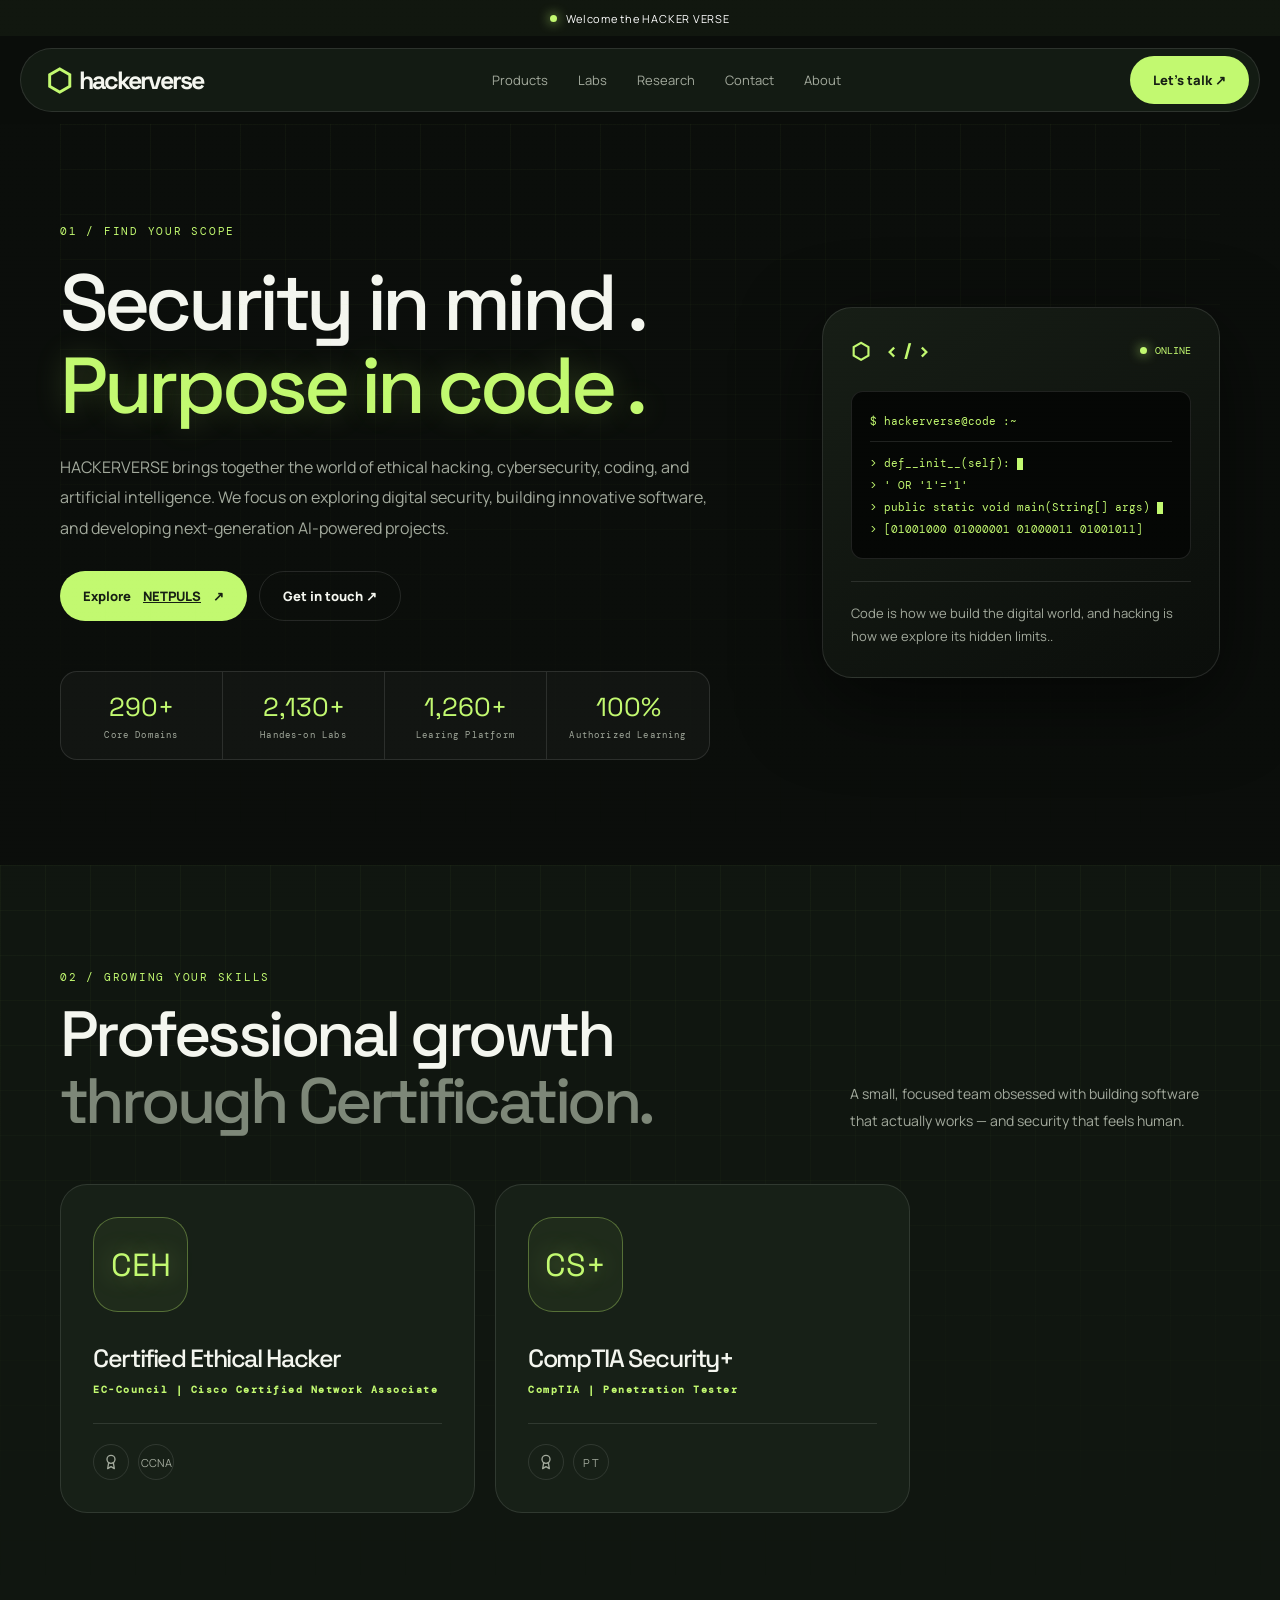
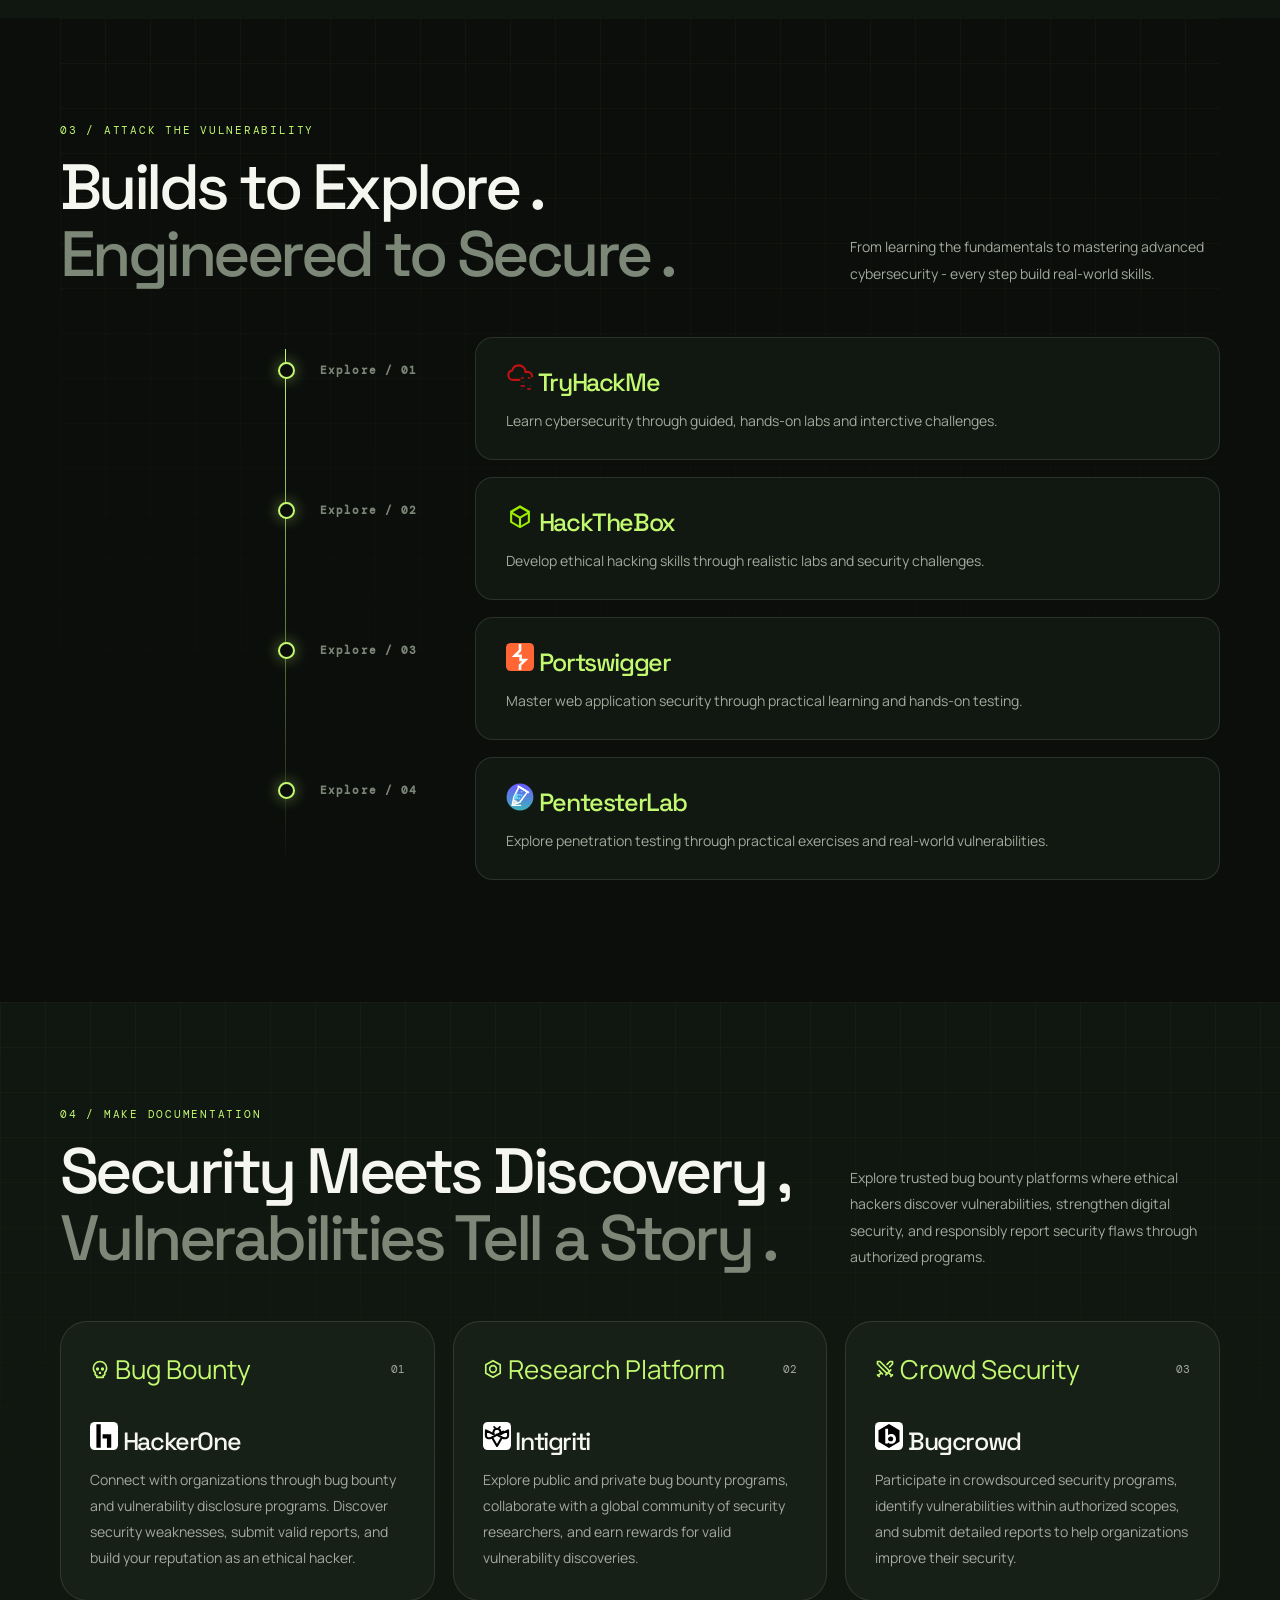
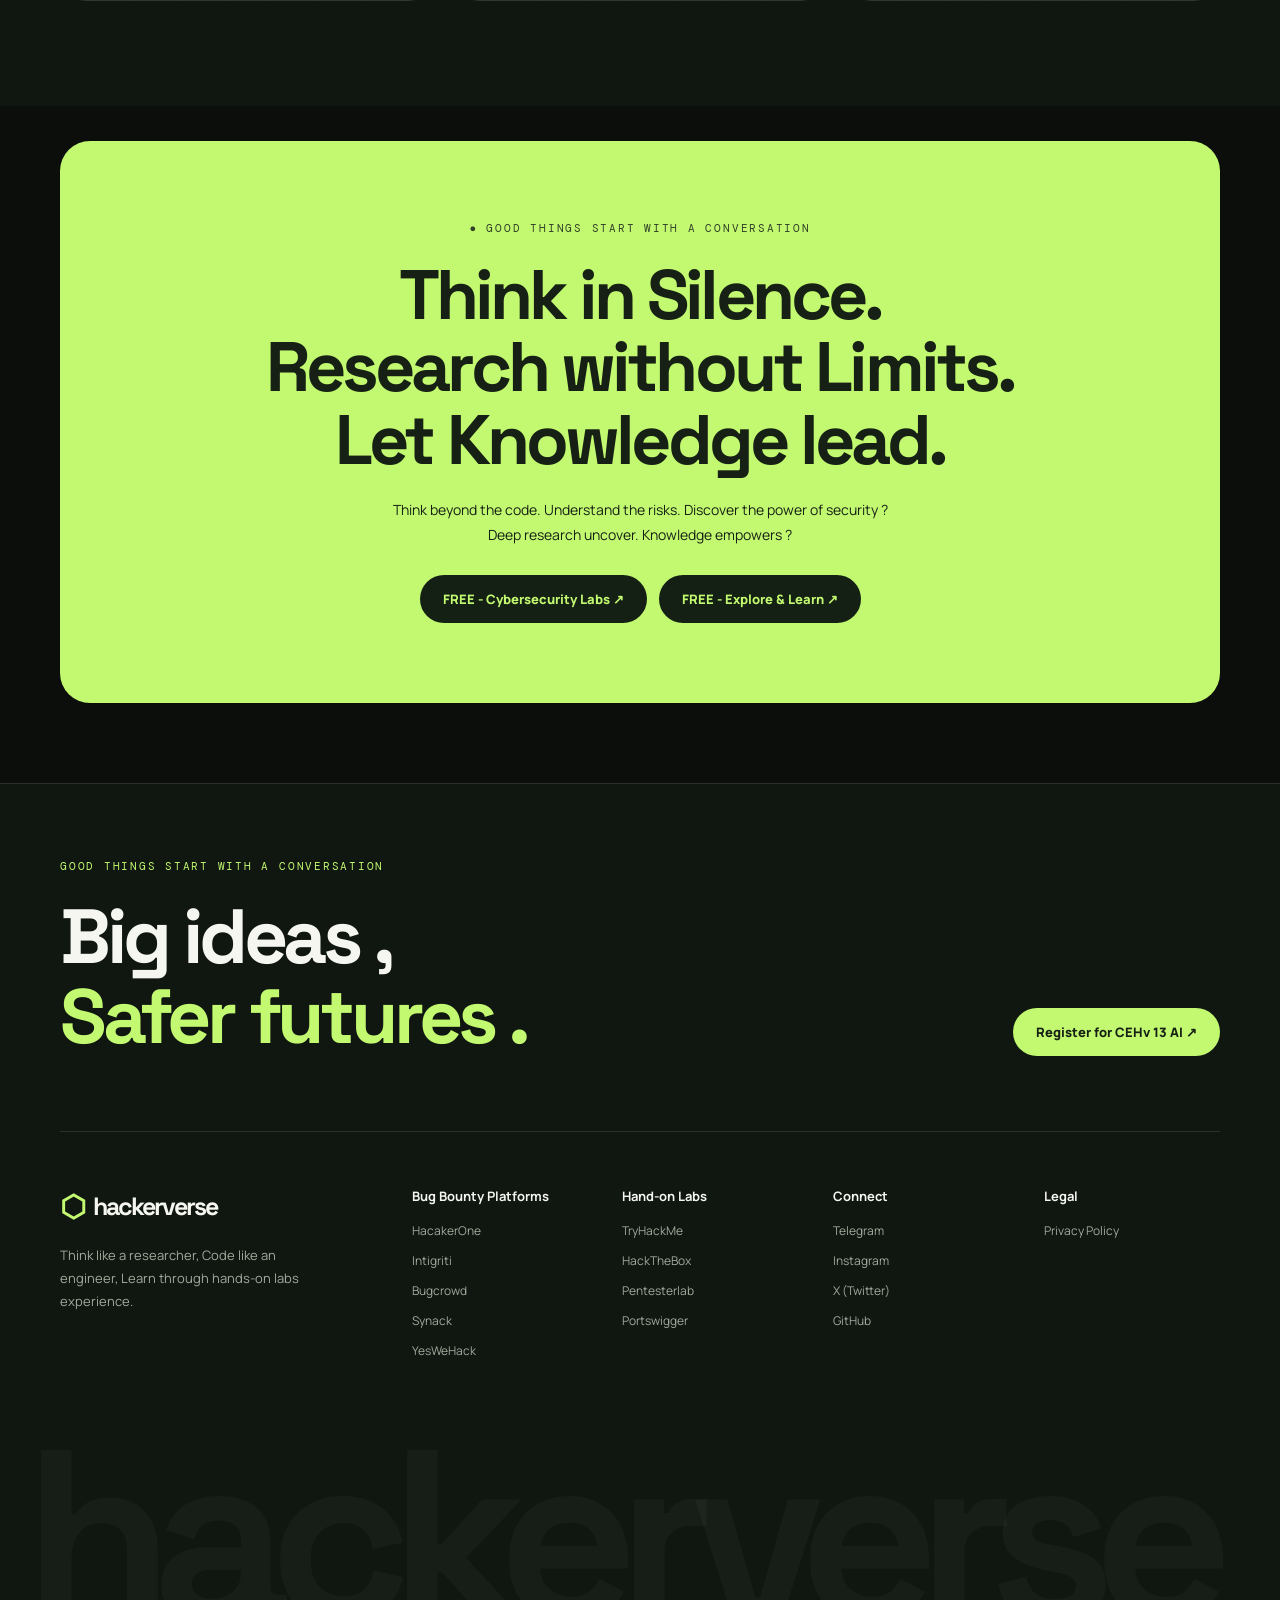
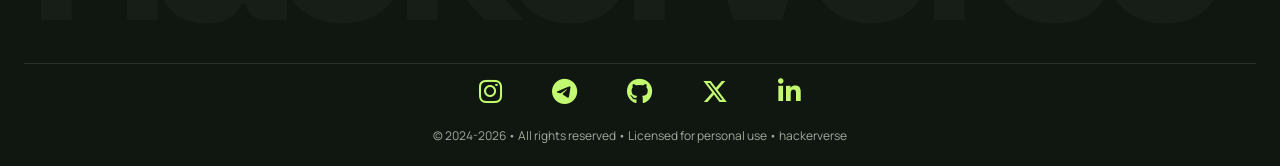
<file: index.html>
<!DOCTYPE html>
<html lang="en">
<head>
  <meta charset="UTF-8">
  <meta name="viewport" content="width=device-width, initial-scale=1.0">
  <meta name="description" content="Learn about HACKERVERSE — cybersecurity, secure software, our story, values and team.">
  <title>hackerverse</title>
  <link rel="preconnect" href="https://fonts.googleapis.com">
  <link rel="preconnect" href="https://fonts.gstatic.com" crossorigin>
  <link href="https://fonts.googleapis.com/css2?family=DM+Mono:wght@400;500&family=Manrope:wght@400;500;600;700;800&family=Space+Grotesk:wght@400;500;600;700&display=swap" rel="stylesheet">
  <link rel="stylesheet" href="https://cdnjs.cloudflare.com/ajax/libs/font-awesome/6.7.2/css/all.min.css">
  <link rel="stylesheet" href="style.css">
  <link rel="icon" type="image/png" href="logo.jpg">
</head>
<body>
  <!-- Top bar -->
  <div class="scanline"></div>
  <div class="offer-bar"><span class="live-dot"></span>Welcome the HACKER VERSE</span></div>
  <!-- nav bar -->
  <header class="site-header">
    <nav class="navbar">
      <a class="brand" href="#hackerverse.html"><span class="brand-icon">⬡</span>hackerverse</a>
      <div class="nav-links" id="navLinks">
        <a href="#products">Products</a>
        <a href="#journey">Labs</a>
        <a href="#values">Research</a>
        <a href="#social-links">Contact</a>
        <a href="#about">About</a>
      </div>
      <a class="nav-cta" href="page.html">Let's talk ↗</a>
      <button class="menu-toggle" id="menuToggle" aria-label="Toggle navigation" aria-expanded="false">☰</button>
    </nav>
  </header>
      <!-- page 1 Scope -->
  <main id="about">
    <section class="hero section-grid">
      <div class="hero-copy">
        <p class="eyebrow">01 / FIND YOUR SCOPE</p>
        <h1>Security in mind .<br><span>Purpose in code .</span></h1>
        <p class="intro">HACKERVERSE brings together the world of ethical hacking, cybersecurity, 
                         coding, and artificial intelligence. We focus on exploring digital security, 
                         building innovative software, and developing next-generation AI-powered projects.</p>
        <div class="button-row">
          <a class="button primary" href="https://netplus-mu.vercel.app/">Explore<u>NETPULS</u>↗</a>
         <a class="button secondary" href="page.html">Get in touch ↗</a>
        </div>
        <div class="stats">
          <div><strong>290+</strong><small>Core Domains</small></div>
          <div><strong>2,130+</strong><small>Handes-on Labs</small></div>
          <div><strong>1,260+</strong><small>Learing Platform</small></div>
          <div><strong>100%</strong><small>Authorized Learning</small></div>
        </div>
      </div>
      <!-- terminal card -->
      <aside class="terminal-card">
        <div class="terminal-top"><div class="terminal-icons"><b>⬡</b><b>&lt; / &gt;</b></div><span class="online"><i></i> ONLINE</span></div>
        <div class="terminal">
          <p class="terminal-title">$ hackerverse@code :~</p>
          <p class="success"><span>&gt;</span> def__init__(self): <i class="cursor"></i></p>
          <p class="success"><span>&gt;</span> ' OR '1'='1' </p>
          <p class="success"><span>&gt;</span> public static void main(String[] args)  <i class="cursor"></i></p>
          <p class="success"><span>&gt;</span> [01001000 01000001 01000011 01001011] </p>
        </div>
        <p class="terminal-note">Code is how we build the digital world, and hacking is how we explore its hidden limits..</p>
      </aside>
    </section>
    <!-- page 2 Skills-->
    <section class="team section" id="team">
      <div class="section-heading">
        <div><p class="eyebrow">02 / GROWING YOUR SKILLS</p><h2> Professional growth<br><span> through Certification. </span></h2></div>
        <p>A small, focused team obsessed with building software that actually works — and security that feels human.</p>
      </div>
      <div class="team-grid">
        <article class="person-card"><div class="avatar">CEH</div>
          <h3><a href=""> Certified Ethical Hacker</a></h3>
          <p class="role"><strong>EC-Council | Cisco Certified Network Associate</strong></p>
          <div class="social"><a href="https://www.eccouncil.org/train-certify/certified-ethical-hacker-ceh/" download title="Certificate">
              <svg xmlns="http://www.w3.org/2000/svg" width="16" height="16" viewBox="0 0 24 24" fill="none" stroke="currentColor" stroke-width="2" stroke-linecap="round" stroke-linejoin="round">
                <circle cx="12" cy="8" r="6"></circle>
                <path d="M15.477 12.89 17 22l-5-3-5 3 1.523-9.11"></path>
              </svg>
            </a>
            <a href="https://www.cisco.com/site/us/en/learn/training-certifications/exams/list.html" target="_blank">CCNA </a>
          </div>
        </article>
        <article class="person-card"><div class="avatar">CS+</div>
          <h3><a href=""> CompTIA Security+</a></h3>
          <p class="role"><strong>CompTIA | Penetration Tester</strong></p>
          <div class="social"><a href="https://www.comptia.org/en-us/certifications/#all" download title="Certificate">
              <svg xmlns="http://www.w3.org/2000/svg" width="16" height="16" viewBox="0 0 24 24" fill="none" stroke="currentColor" stroke-width="2" stroke-linecap="round" stroke-linejoin="round">
                <circle cx="12" cy="8" r="6"></circle>
                <path d="M15.477 12.89 17 22l-5-3-5 3 1.523-9.11"></path>
              </svg>
            </a>
            <a href="https://cybersecurityguide.org/careers/penetration-tester/" target="_blank">P T</a>
          </div>
        </article>
      </div>
    </section>
    <!-- page 3 Vulnerability -->
    <section class="journey section" id="journey">
      <div class="section-heading"><div><p class="eyebrow">03 / ATTACK THE VULNERABILITY</p><h2>Builds  to Explore .<br><span>Engineered to Secure .</span></h2></div><p> From learning the fundamentals to mastering advanced cybersecurity - every step build real-world skills.</p></div>
      <div class="timeline">
        <article><time><strong>Explore / 01</strong></time><div><h3><a href="https://tryhackme.com/hacktivities"> <svg width="28" height="28" viewBox="0 0 24 24" fill="none" xmlns="http://www.w3.org/2000/svg">
  <!-- Red Cloud Outline -->
  <path d="M11.5 14.5H6C3.8 14.5 2 12.7 2 10.5C2 8.5 3.5 6.8 5.4 6.5C5.9 3.9 8.2 2 11 2C14.1 2 16.7 4.5 16.7 7.6C16.7 7.7 16.7 7.8 16.7 7.9C17.2 7.7 17.8 7.6 18.4 7.6C20.6 7.6 22.4 9.4 22.4 11.6" stroke="#C11111" stroke-width="1.8" stroke-linecap="round" stroke-linejoin="round"/>
  <!-- Binary Digits -->
  <g font-family="monospace, sans-serif" font-weight="bold" font-size="3.6">
    <text x="12.5" y="13.8" fill="#C11111">10</text>
    <text x="18.2" y="13.8" fill="#C11111">10</text>
    <text x="12.5" y="17.2" fill="#222222">1110</text>
    <text x="12.2" y="20.4" fill="#C11111">0101</text>
    <text x="19.5" y="20.4" fill="#222222">01</text>
    <text x="12.2" y="23.2" fill="#222222">01</text>
    <text x="17.8" y="23.2" fill="#C11111">010</text>
  </g>
</svg> TryHackMe</a></h3>
<p> Learn cybersecurity through guided, hands-on labs and interctive challenges.</p></div></article>

        <article><time><strong>Explore / 02</strong></time><div><h3><a href="https://profile.hackthebox.com/dashboard"> <svg width="28" height="28" viewBox="0 0 24 24" fill="none" xmlns="http://www.w3.org/2000/svg">
  <path d="M12 2L3.5 6.9V16.7L12 21.6L20.5 16.7V6.9L12 2ZM12 4.3L18.2 7.9L12 11.5L5.8 7.9L12 4.3ZM5.3 9.7L11.1 13.1V19.2L5.3 15.8V9.7ZM12.9 19.2V13.1L18.7 9.7V15.8L12.9 19.2Z" fill="#9FEF00"/></svg> HackTheBox</a></h3>
  <p> Develop ethical hacking skills through realistic labs and security challenges.</p></div></article>

        <article><time><strong>Explore / 03</strong></time><div><h3><a href="https://portswigger.net/web-security/all-topics"> <svg width="28" height="28" viewBox="0 0 24 24" fill="none" xmlns="http://www.w3.org/2000/svg">
  <rect width="24" height="24" rx="4" fill="#FF6633"/>
  <path d="M12 2V6.5L7.5 11H12.5V14.5H16.5L12 19V22" stroke="#FFFFFF" stroke-width="2.2" stroke-linecap="square" stroke-linejoin="miter"/></svg> Portswigger</a></h3>
<p> Master web application security through practical learning and hands-on testing.</p></div></article>

        <article><time><strong>Explore / 04</strong></time><div><h3><a href="https://pentesterlab.com/exercises/web-for-pentester"> <svg width="28" height="28" viewBox="0 0 24 24" fill="none" xmlns="http://www.w3.org/2000/svg">
  <defs>
    <linearGradient id="pl_grad" x1="12" y1="0" x2="12" y2="24" gradientUnits="userSpaceOnUse">
      <stop offset="0%" stop-color="#6B57FF"/>
      <stop offset="100%" stop-color="#3DB3B8"/>
    </linearGradient>
  </defs>
  <circle cx="12" cy="12" r="11.5" fill="url(#pl_grad)"/>
  <!-- Pencil/Test tube body -->
  <path d="M11.2 3.2L18.4 7.6L11.8 16.5L5.5 18.6L6.8 12.1L11.2 3.2Z" stroke="#FFFFFF" stroke-width="1.4" stroke-linejoin="round"/>
  <path d="M10.5 2.8L19.1 8" stroke="#FFFFFF" stroke-width="1.6" stroke-linecap="round"/>
  <!-- Liquid -->
  <path d="M8.5 9.2C10.5 8.8 12.2 10.2 14.5 9.8L11.5 14.2C10.5 13.5 9.2 13.5 8.2 14.2L6.8 12.5L8.5 9.2Z" fill="#68D8F8"/>
  <!-- Bubbles -->
  <circle cx="13.2" cy="7.5" r="0.7" fill="#68D8F8"/>
  <circle cx="14.6" cy="7.1" r="0.4" fill="#68D8F8"/>
  <circle cx="10.5" cy="11.2" r="0.7" fill="#5178D3"/>
  <circle cx="12.1" cy="11.6" r="0.9" fill="#5178D3"/>
  <circle cx="10.8" cy="12.8" r="0.5" fill="#5178D3"/>
  <!-- Tip & bottom line -->
  <path d="M7.2 14.2L5.5 18.6L10.2 16.4L9.2 15.2L7.2 14.2Z" fill="#E6E7E8"/>
  <path d="M5.2 19.2H12.5" stroke="#FFFFFF" stroke-width="1.2" stroke-linecap="round"/>
    </svg> PentesterLab</a></h3>
    <p> Explore penetration testing through practical exercises and real-world vulnerabilities.</p></div></article>
      
      </div>
    </section>
    <!-- page 4 Documentation -->
    <section class="values section" id="values">
      <div class="section-heading"><div><p class="eyebrow">04 / MAKE DOCUMENTATION</p><h2>Security Meets Discovery ,<br><span>Vulnerabilities Tell a Story .</span>
      </h2></div><p>Explore trusted bug bounty platforms where ethical hackers discover vulnerabilities, strengthen digital security, and responsibly report security flaws through authorized programs.</p></div>
      <div class="values-grid">
        <!-- Skull -->
        <article class="value-card"><div class="value-top"><span><svg width="20" height="20" viewBox="0 0 24 24" fill="none" stroke="currentColor" stroke-width="2" stroke-linecap="round" stroke-linejoin="round">
          <circle cx="9" cy="12" r="1"></circle>
          <circle cx="15" cy="12" r="1"></circle>
          <path d="M8 20v2h8v-2"></path> 
          <path d="m12.5 17-.5-1-.5 1h1z"></path>
          <path d="M16 20a2 2 0 0 0 1.56-3.25 8 8 0 1 0-11.12 0A2 2 0 0 0 8 20"></path>
            </svg> Bug Bounty</span><small>01</small>
          </div>
          <h3><a href="https://hackerone.com/opportunities/all"><svg width="28" height="28" viewBox="0 0 24 24" fill="none" xmlns="http://www.w3.org/2000/svg">
  <rect width="24" height="24" rx="4" fill="#FFFFFF"/>
  <path d="M5.5 2H9.2V22H5.5V2ZM14.5 10.5H18.2V22H14.5V10.5ZM10.8 10.5H14.5V14.2H10.8V10.5Z" fill="#000000"/>
</svg> HackerOne</a>
          </h3><p>Connect with organizations through bug bounty and vulnerability disclosure programs. Discover security weaknesses, submit valid reports, and build your reputation as an ethical hacker.</p>
        </article>
        <!-- Hexagon -->
        <article class="value-card"><div class="value-top"><span><svg width="20" height="20" viewBox="0 0 24 24" fill="none" stroke="currentColor" stroke-width="2" stroke-linecap="round" stroke-linejoin="round">
            <polygon points="12 2 20.66 7 20.66 17 12 22 3.34 17 3.34 7 12 2"></polygon>
            <circle cx="12" cy="12" r="4"></circle>
            </svg> Research Platform</span><small>02</small>
            </div>
            <h3><a href="https://www.intigriti.com/researchers"> <svg width="28" height="28" viewBox="0 0 24 24" fill="none" xmlns="http://www.w3.org/2000/svg">
  <rect width="24" height="24" rx="4" fill="#FFFFFF"/>
  <!-- Antennae -->
  <path d="M9.5 4.2L11 5.8M14.5 4.2L13 5.8" stroke="#000000" stroke-width="1.5" stroke-linecap="round"/>
  <!-- Head & Thorax -->
  <path d="M8.8 10.2C8.8 7.5 10.2 5.8 12 5.8C13.8 5.8 15.2 7.5 15.2 10.2" stroke="#000000" stroke-width="1.8" stroke-linecap="round"/>
  <!-- Wings -->
  <path d="M9.2 10.5L2.5 7.2V11.8C2.5 13.5 4.5 14.5 7.5 13.5" stroke="#000000" stroke-width="1.8" stroke-linecap="round" stroke-linejoin="round"/>
  <path d="M14.8 10.5L21.5 7.2V11.8C21.5 13.5 19.5 14.5 16.5 13.5" stroke="#000000" stroke-width="1.8" stroke-linecap="round" stroke-linejoin="round"/>
  <!-- Body / Abdomen -->
  <path d="M17.2 8.2L7.8 13.2L12 20.5L16.2 13.2L11.5 10.8" stroke="#000000" stroke-width="1.8" stroke-linecap="round" stroke-linejoin="round"/>
</svg> Intigriti</a>
            </h3><p>Explore public and private bug bounty programs, collaborate with a global community of security researchers, and earn rewards for valid vulnerability discoveries.</p>
        </article>
        <!-- Swords -->
        <article class="value-card"><div class="value-top"><span><svg width="20" height="20" viewBox="0 0 24 24" fill="none" stroke="currentColor" stroke-width="2" stroke-linecap="round" stroke-linejoin="round">
            <polyline points="14.5 17.5 3 6 3 3 6 3 17.5 14.5"></polyline>
            <line x1="13" y1="19" x2="19" y2="13"></line>
            <line x1="16" y1="16" x2="20" y2="20"></line>
            <line x1="19" y1="21" x2="21" y2="19"></line>
            <polyline points="14.5 6.5 18 3 21 3 21 6 17.5 9.5"></polyline>
            <line x1="5" y1="14" x2="9" y2="18"></line>
            <line x1="7" y1="17" x2="4" y2="20"></line>
            <line x1="3" y1="19" x2="5" y2="21"></line>
           </svg> Crowd Security</span><small>03</small>
           </div>
           <h3><a href="https://www.bugcrowd.com/resources/"> <svg width="28" height="28" viewBox="0 0 24 24" fill="none" xmlns="http://www.w3.org/2000/svg">
  <rect width="24" height="24" rx="4" fill="#FFFFFF"/>
  <!-- Black Hexagon with Cutout 'b' -->
  <path fill-rule="evenodd" clip-rule="evenodd" d="M12 1.8L21 7V17L12 22.2L3 17V7L12 1.8ZM8.8 5.8V18.5H11.2V17.5C11.8 18.2 12.8 18.7 14 18.7C16.3 18.7 18 16.9 18 14.5C18 12.1 16.3 10.3 14 10.3C12.9 10.3 11.9 10.7 11.2 11.4V5.8H8.8ZM13.5 12.5C14.8 12.5 15.6 13.4 15.6 14.5C15.6 15.6 14.8 16.5 13.5 16.5C12.1 16.5 11.2 15.6 11.2 14.5C11.2 13.4 12.1 12.5 13.5 12.5Z" fill="#000000"/>
</svg> Bugcrowd</a>
           </h3><p>Participate in crowdsourced security programs, identify vulnerabilities within authorized scopes, and submit detailed reports to help organizations improve their security.</p>
        </article>
      </div>
    </section>
    <!-- page 5 card closing -->
    <section class="closing">
      <p class="eyebrow">● GOOD THINGS START WITH A CONVERSATION</p>
      <h2>Think in Silence.<br>Research without Limits.<br>Let Knowledge lead.</h2>
      <p>Think beyond the code. Understand the risks. Discover the power of security ?<br>Deep research uncover. Knowledge empowers ?</p>
      <div class="button-row centered">
        <a class="button dark-button" href="https://labex.io/free-labs/cybersecurity"> FREE - Cybersecurity Labs ↗</a>
        <a class="button dark-button" href="https://tryhackme.com/hacktivities">FREE - Explore & Learn  ↗</a>
      </div>
    </section>
  </main>
  <!-- talking -->
  <footer id="products">
    <div class="footer-top"><div><p class="eyebrow">GOOD THINGS START WITH A CONVERSATION</p>
      <h2>Big ideas ,<br><span>Safer futures .</span></h2>
    </div>
        <a class="button primary" href="book.html"  title="Booking CHE">
            Register for CEHv 13 AI ↗</a>
    </div>
  <!-- footer -->
    <div class="footer-grid">
      <div class="footer-about"><a class="brand" href="index.html"><span class="brand-icon">⬡</span>hackerverse</a><p>Think like a researcher, Code like an engineer, Learn through hands-on labs experience.</p></div>
      <div><h4>Bug Bounty Platforms</h4>
                          <a href="https://hackerone.com/opportunities/all">HacakerOne</a>
                          <a href="https://www.intigriti.com/">Intigriti</a>
                          <a href="https://www.bugcrowd.com/products/platform/">Bugcrowd</a>
                          <a href="https://www.synack.com/">Synack</a>
                          <a href="https://www.yeswehack.com/">YesWeHack</a>
      </div>
      <div><h4>Hand-on Labs</h4>
                                <a href="https://tryhackme.com/hacktivities">TryHackMe</a>
                                <a href="https://profile.hackthebox.com/dashboard">HackTheBox </a>
                                <a href="https://pentesterlab.com/exercises/web-for-pentester">Pentesterlab</a>
                                <a href="https://portswigger.net/web-security/all-topics">Portswigger</a>
      </div>
      <div><h4>Connect</h4>
                           <a href="https://web.telegram.org/k/">Telegram</a>
                           <a href="https://www.instagram.com/ch.gaurav19/">Instagram</a>
                           <a href="https://x.com/chandra04g">X (Twitter)</a>
                           <a href="https://github.com/coodingopscli">GitHub</a>
      </div>
      <!--Legal-->
       <div>
        <h4>Legal</h4>
        <a href="#privacy">Privacy Policy</a>
      </div>
      </div>
    <!-- watermark -->
    <div class="watermark">hackerverse</div>
    <!-- social area -->
    <div class="social-area" id="social-links">
      <div class="social-links">
      
        <a href="https://www.instagram.com/ch.gaurav19/" aria-label="Instagram">
          <i class="fa-brands fa-instagram"></i>
        </a>
        <a href="https://web.telegram.org/k/" aria-label="Telegram">
          <i class="fa-brands fa-telegram"></i>
        </a>
        <a href="https://github.com/coodingopscli" aria-label="GitHub">
          <i class="fa-brands fa-github"></i>
        </a>
        <a href="https://x.com/chandra04g" aria-label="Twitter">
          <i class="fa-brands fa-x-twitter"></i>
        </a>
        <a href="https://www.linkedin.com/in/chandra-gaurav-04g/" aria-label="LinkedIn">
          <i class="fa-brands fa-linkedin-in"></i>
        </a>
      </div>
      <!--Footer-->
    </div>
    <div class="copyright">© 2024-2026 • All rights reserved • Licensed for personal use • hackerverse</div>
  </footer>
  <script src="script.js"></script>
</body>
</html>
</file>
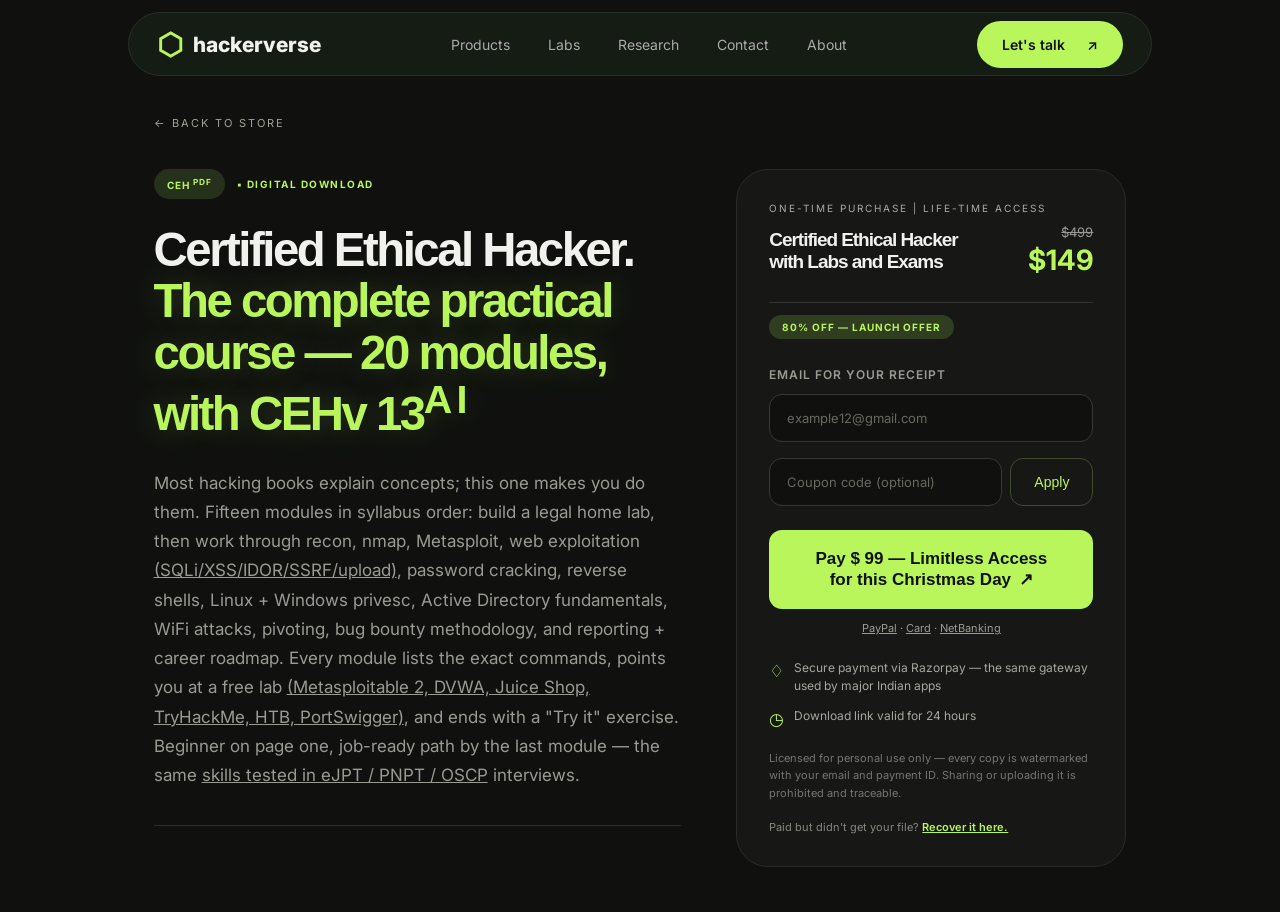
<file: book.html>
<!DOCTYPE html>
<html lang="en">
<head>
    <meta charset="UTF-8">
    <meta name="viewport" content="width=device-width, initial-scale=1.0">
    <title>hackerverse | Hands-On Ethical Hacking</title>

    <link rel="stylesheet" href="style.css">

    <link rel="preconnect" href="https://fonts.googleapis.com">
    <link rel="preconnect" href="https://fonts.gstatic.com" crossorigin>

    
    <link href="https://fonts.googleapis.com/css2?family=Inter:wght@400;500;600;700;800&display=swap" rel="stylesheet">
    <link rel="icon" type="image/png" href="logo.jpg">
</head>
<style>
    * {
    margin: 0;
    padding: 0;
    box-sizing: border-box;
}

:root {
    --bg: #10110f;
    --card: #171816;
    --green: #b8f65c;
    --text: #f1f2ed;
    --muted: #999b93;
    --border: #292b27;
}

body {
    background: var(--bg);
    color: var(--text);
    font-family: 'Inter', sans-serif;
    min-height: 100vh;
}


/* NAVBAR */

.navbar {
    width: 80%;
    max-width: 1300px;
    height: 64px;

    margin: 12px auto 0;

    border: 1px solid #2b2d29;
    border-radius: 50px;

    display: flex;
    align-items: center;
    justify-content: space-between;

    padding: 0 28px;
}

.logo {
    display: flex;
    align-items: center;
    gap: 10px;

    font-size: 21px;
    font-weight: 800;
}

.logo-icon {
    color: var(--green);
    font-size: 30px;
}

.navbar nav {
    display: flex;
    align-items: center;
    gap: 38px;
}

.navbar nav a {
    color: #aaa;
    text-decoration: none;
    font-size: 14px;
    transition: 0.3s;
}

.navbar nav a:hover {
    color: var(--green);
}

.navbar nav a span {
    margin-left: 5px;
}

.talk-btn {
    background: var(--green);
    color: #10110f;

    padding: 15px 25px;
    border-radius: 50px;

    text-decoration: none;
    font-size: 14px;
    font-weight: 600;

    display: flex;
    gap: 22px;

    transition: 0.3s;
}

.talk-btn:hover {
    transform: translateY(-3px);
    box-shadow: 0 5px 20px #b8f65c30;
}


/* MAIN CONTAINER */

.container {
    width: 76%;
    max-width: 1180px;
    margin: 35px auto;
}

.back-link {
    color: #a0a298;
    text-decoration: none;

    font-size: 11px;
    letter-spacing: 2px;
}

.back-link:hover {
    color: var(--green);
}


/* CONTENT LAYOUT */

.content-wrapper {
    display: grid;
    grid-template-columns: 1.15fr 0.85fr;

    gap: 55px;
    align-items: start;

    margin-top: 38px;
}


/* LEFT CONTENT */

.course-content {
    padding-top: 0;
}

.course-labels {
    display: flex;
    align-items: center;
    gap: 12px;

    margin-bottom: 25px;
}

.pdf-tag {
    background: #26311b;
    color: var(--green);

    padding: 8px 13px;
    border-radius: 30px;

    font-size: 10px;
    font-weight: 700;
    letter-spacing: 1px;
}

.download-tag {
    color: var(--green);

    font-size: 10px;
    font-weight: 700;
    letter-spacing: 1.5px;
}

h1 {
    font-size: clamp(38px, 3.7vw, 58px);
    font-weight: 600;

    line-height: 1.08;
    letter-spacing: -2.5px;

    margin-bottom: 30px;
}

h1 span {
    color: var(--green);
}

.description {
    color: var(--muted);

    font-size: 17px;
    line-height: 1.72;

    max-width: 600px;
}

.bottom-line {
    height: 1px;
    width: 100%;

    background: var(--border);
    margin-top: 35px;
}


/* PAYMENT CARD */

.payment-card {
    background: var(--card);

    border: 1px solid #292b27;
    border-radius: 32px;

    padding: 32px;

    width: 100%;
}

.purchase-label {
    color: #aaa;

    font-size: 10px;
    letter-spacing: 2px;

    margin-bottom: 10px;
}

.price-heading {
    display: flex;
    justify-content: space-between;
    align-items: center;
    gap: 10px;
}

.price-heading h2 {
    font-size: 19px;
    font-weight: 600;
}

.price {
    display: flex;
    flex-direction: column;
    align-items: flex-end;
    gap: 3px;
}

.price del {
    color: #999;
    font-size: 13px;
}

.price strong {
    color: var(--green);
    font-size: 28px;
}

.divider {
    width: 100%;
    height: 1px;

    background: #30322e;
    margin: 25px 0 12px;
}


/* DISCOUNT */

.discount {
    display: inline-block;

    background: #303d20;
    color: var(--green);

    padding: 6px 13px;
    border-radius: 30px;

    font-size: 10px;
    font-weight: 700;
    letter-spacing: 1px;

    margin-bottom: 28px;
}


/* INPUTS */

.payment-card label {
    display: block;

    color: #999b93;

    font-size: 12px;
    font-weight: 600;
    letter-spacing: 1px;

    margin-bottom: 12px;
}

.payment-card input {
    background: #10110f;
    border: 1px solid #363833;

    outline: none;

    color: white;
    font-family: inherit;
    font-size: 13px;

    padding: 15px 17px;
    border-radius: 13px;

    width: 100%;
    transition: 0.3s;
}

.payment-card input:focus {
    border-color: var(--green);
}

.payment-card input::placeholder {
    color: #666860;
}


/* COUPON */

.coupon-box {
    display: flex;
    gap: 8px;

    margin-top: 16px;
}

.coupon-box input {
    flex: 1;
    min-width: 0;
}

.coupon-box button {
    background: transparent;
    border: 1px solid #414b2e;

    color: var(--green);

    padding: 0 23px;
    border-radius: 13px;

    cursor: pointer;
    font-size: 14px;

    transition: 0.3s;
}

.coupon-box button:hover {
    background: #b8f65c;
    color: #10110f;
}

.coupon-message {
    font-size: 12px;
    margin-top: 8px;
    color: var(--green);
}


/* PAYMENT BUTTON */

.pay-btn {
    width: 100%;

    background: #b8f65c;
    color: #10110f;

    border: none;
    border-radius: 13px;

    padding: 19px;

    font-size: 17px;
    font-weight: 600;

    margin-top: 16px;

    cursor: pointer;
    transition: 0.3s;
}

.pay-btn span {
    margin-left: 8px;
}

.pay-btn:hover {
    background: #c9ff78;
    transform: translateY(-2px);

    box-shadow: 0 5px 20px #b8f65c25;
}

.payment-methods {
    color: #999b93;

    text-align: center;
    font-size: 11px;

    margin: 12px 0 24px;
}


/* SECURITY INFO */

.security-info {
    display: flex;
    flex-direction: column;
    gap: 12px;
}

.security-info p {
    display: flex;
    align-items: flex-start;
    gap: 10px;

    color: #a5a69e;
    font-size: 12px;
    line-height: 1.5;
}

.security-info span {
    color: var(--green);
    font-size: 17px;
}


/* LICENSE */

.license-text {
    color: #74766e;

    font-size: 11px;
    line-height: 1.6;

    margin-top: 17px;
}

.recover-text {
    color: #85877f;

    font-size: 11px;
    margin-top: 18px;
}

.recover-text a {
    color: var(--green);
    text-decoration: underline;
    font-weight: 600;
}


/* RESPONSIVE DESIGN */

@media (max-width: 1100px) {

    .navbar {
        width: 92%;
    }

    .container {
        width: 90%;
    }

    .content-wrapper {
        gap: 30px;
    }

    .navbar nav {
        gap: 18px;
    }

}

@media (max-width: 850px) {

    .navbar {
        padding: 0 18px;
    }

    .navbar nav {
        display: none;
    }

    .content-wrapper {
        grid-template-columns: 1fr;
    }

    .course-content {
        margin-bottom: 15px;
    }

    h1 {
        font-size: 48px;
    }

}

@media (max-width: 500px) {

    .navbar {
        height: 58px;
    }

    .logo {
        font-size: 18px;
    }

    .talk-btn {
        padding: 12px 17px;
        font-size: 12px;
        gap: 10px;
    }

    .container {
        width: 90%;
        margin-top: 30px;
    }

    .content-wrapper {
        margin-top: 30px;
    }

    h1 {
        font-size: 38px;
        letter-spacing: -1.8px;
    }

    .description {
        font-size: 14px;
    }

    .payment-card {
        padding: 22px;
        border-radius: 24px;
    }

    .price-heading h2 {
        font-size: 15px;
    }

    .price strong {
        font-size: 24px;
    }

    .pay-btn {
        font-size: 14px;
    }

}
</style>
<body>

    <!-- NAVBAR -->
    <header class="navbar">
        <div class="logo">
            <span class="logo-icon">⬡</span>
            <span><a href="#index.html">hackerverse</a></span>
        </div>
        <nav>
        <a href="#products">Products</a>
        <a href="#journey">Labs</a>
        <a href="#values">Research</a>
        <a href="#social-links">Contact</a>
        <a href="#about">About</a>
        </nav>
          <a href="page.html" class="talk-btn">Let's talk <span>↗</span> </a>

    </header>
    <!-- MAIN SECTION -->
    <main class="container">
        <a href="index.html" class="back-link">← BACK TO STORE</a>
        <div class="content-wrapper"> 
            <!-- LEFT CONTENT -->
            <section class="course-content">

                <div class="course-labels">
                    <span class="pdf-tag"><a href="EC-Council.pdf" download title="Download PDF">CEH <sup>PDF</sup></a></span>
                    <span class="download-tag">▪ DIGITAL DOWNLOAD</span>
                </div>

                <h1>
                    Certified Ethical Hacker.<br>

                    <span>
                        The complete practical<br>
                        course — 20 modules,<br>
                        with CEHv 13<sup>A I</sup>
                    </span>
                </h1>

                <p class="description">
                    
                    Most hacking books explain concepts; this one makes you do them.

                    Fifteen modules in syllabus order: build a legal home lab, then work
                    through recon, nmap, Metasploit, web exploitation
                    <u>(SQLi/XSS/IDOR/SSRF/upload)</u>, password cracking, reverse shells,
                    Linux + Windows privesc, Active Directory fundamentals, WiFi attacks,
                    pivoting, bug bounty methodology, and reporting + career roadmap.

                    Every module lists the exact commands, points you at a free lab
                    <u>(Metasploitable 2, DVWA, Juice Shop, TryHackMe, HTB, PortSwigger)</u>,
                    and ends with a "Try it" exercise. Beginner on page one, job-ready
                    path by the last module — the same <u>skills tested in eJPT / PNPT / OSCP</u>
                    interviews.

                </p>
                <div class="bottom-line"></div>
            </section>
            <!-- RIGHT PAYMENT CARD -->
            <section class="payment-card">

                <div class="purchase-label">
                    ONE-TIME PURCHASE | LIFE-TIME ACCESS
                </div>
                <div class="price-heading">
                    <h2>Certified Ethical Hacker <br>
                        with Labs and Exams</h2>
                    <div class="price">
                        <del>$499</del>
                        <strong>$149</strong>
                    </div>
                </div>
                <div class="divider"></div>
                <div class="discount">
                    80% OFF — LAUNCH OFFER
                </div>
                <!-- EMAIL -->
                <label>EMAIL FOR YOUR RECEIPT</label>
                <input
                    type="email"
                    id="email"
                    placeholder="example12@gmail.com">
                <!-- COUPON -->
                <div class="coupon-box">
                    <input
                        type="text"
                        id="coupon"
                        placeholder="Coupon code (optional)">
                    <button id="applyBtn">Apply</button>
                </div>
                <p class="coupon-message" id="couponMessage"></p>
                <!-- PAYMENT BUTTON -->
                <button class="pay-btn" id="payBtn">
                    Pay $ 99 — Limitless Access <br>
                    for this Christmas Day<span>↗</span>
                </button>
                <p class="payment-methods">
                    <u>PayPal</u> · <u>Card</u> · <u>NetBanking</u> 
                </p>
                <!-- SECURITY DETAILS -->
                <div class="security-info">
                    <p>
                        <span>♢</span>
                        Secure payment via Razorpay — the same gateway used by major Indian apps
                    </p>
                    <p>
                        <span>◷</span>
                        Download link valid for 24 hours
                    </p>
                </div>
                <p class="license-text">

                    Licensed for personal use only — every copy is watermarked
                    with your email and payment ID. Sharing or uploading it is
                    prohibited and traceable.

                </p>
                <p class="recover-text">
                    Paid but didn't get your file?
                    <a href="hackerverse.html">Recover it here.</a>
                </p>
            </section>
        </div>
    </main>
    <script>
       // COUPON SYSTEM

const applyBtn = document.getElementById("applyBtn");

const couponInput = document.getElementById("coupon");

const couponMessage = document.getElementById("couponMessage");

const payBtn = document.getElementById("payBtn");

let finalPrice = 199;

applyBtn.addEventListener("click", function () {

    const coupon = couponInput.value.trim().toUpperCase();

    if (coupon === "ICYWALL20") {

        finalPrice = 159;

        couponMessage.textContent = "✓ Coupon applied successfully!";

        payBtn.innerHTML = `Pay ₹${finalPrice} — Download instantly ↗`;

    }

    else if (coupon === "") {

        couponMessage.textContent = "Please enter a coupon code.";

    }

    else {

        couponMessage.textContent = "Invalid coupon code!";

        finalPrice = 199;

        payBtn.innerHTML = `Pay ₹199 — Download instantly ↗`;

    }

});


// EMAIL VALIDATION

payBtn.addEventListener("click", function () {

    const email = document.getElementById("email").value.trim();

    if (email === "") {

        alert("Please enter your email address.");

        return;

    }

    if (!email.includes("@") || !email.includes(".")) {

        alert("Please enter a valid email address.");

        return;

    }

    alert(
        `Email: ${email}\nAmount: ₹${finalPrice}\n\nPayment gateway integration required.`
    );

}); 
    </script>
</body>
</html>
</file>
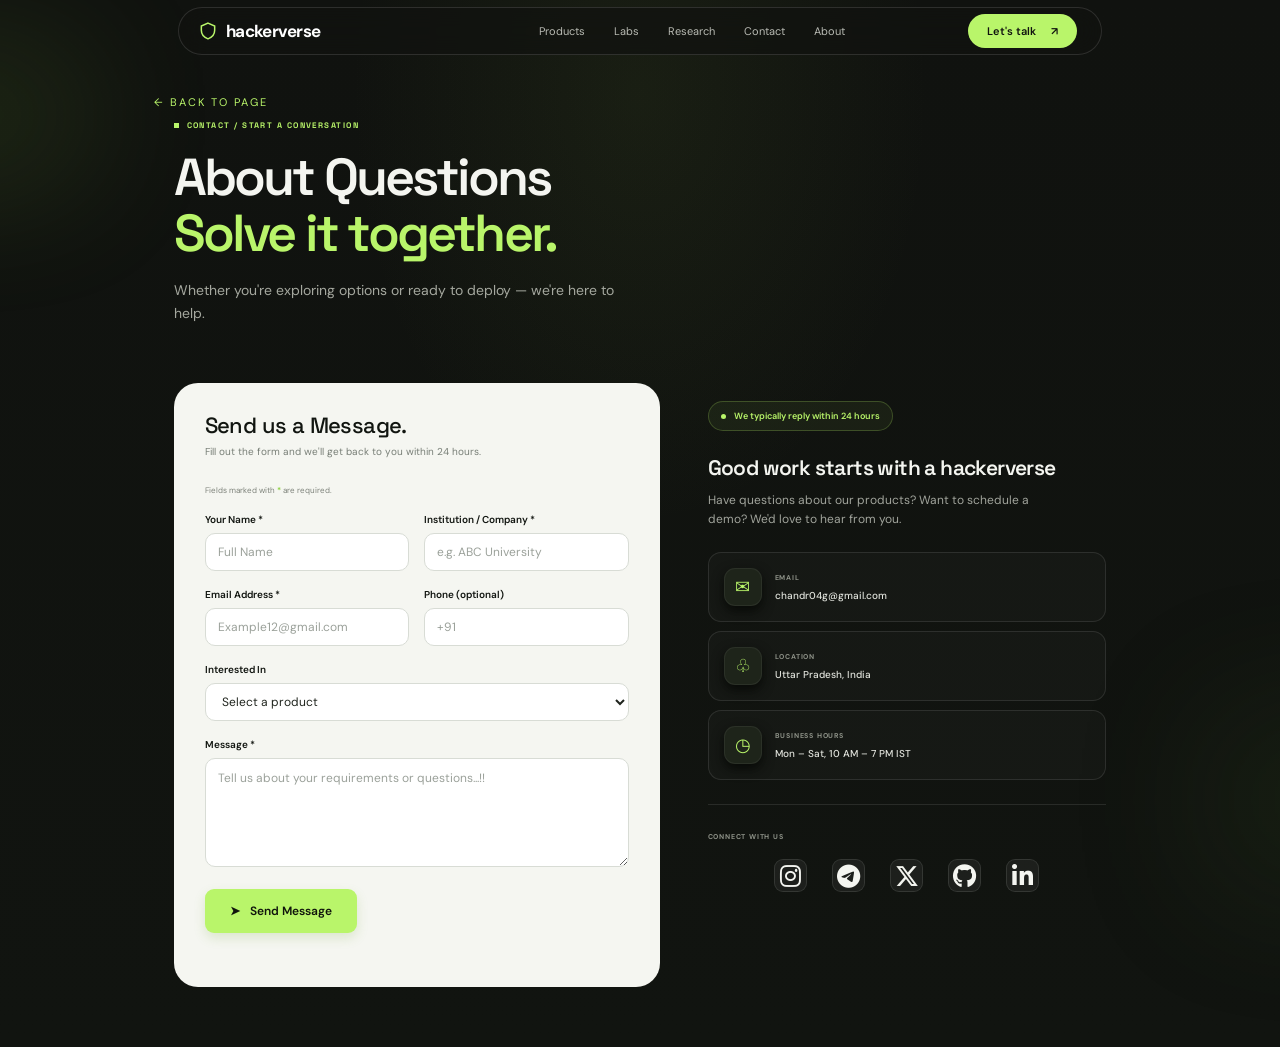
<file: page.html>
<!DOCTYPE html>
<html lang="en">
<head>
  <meta charset="UTF-8">
  <meta name="viewport" content="width=device-width, initial-scale=1.0">
  <meta name="theme-color" content="#10120f">
  <title>Contact | hackerverse</title>
  <link rel="preconnect" href="https://fonts.googleapis.com">
  <link rel="preconnect" href="https://fonts.gstatic.com" crossorigin>
  <link href="https://fonts.googleapis.com/css2?family=DM+Sans:wght@400;500;600;700&family=Space+Grotesk:wght@400;500;600;700&display=swap" rel="stylesheet">
    <link rel="stylesheet" href="https://cdnjs.cloudflare.com/ajax/libs/font-awesome/6.7.2/css/all.min.css">
    <link rel="icon" type="image/png" href="logo.jpg">
    <!--CSS-->
  <style>
    * { box-sizing: border-box; }
:root {
  --bg: #10120f;
  --panel: #f5f6f1;
  --lime: #b9f56a;
  --muted: #9a9d94;
  --line: rgba(255,255,255,.10);
}
html { scroll-behavior: smooth; }
body {
  margin: 0;
  min-height: 100vh;
  color: #f4f5f0;
  background:
    radial-gradient(ellipse at 50% 9%, rgba(109,139,55,.10), transparent 32%),
    linear-gradient(180deg, #10120f 0%, #111410 100%);
  font-family: "DM Sans", Arial, sans-serif;
  overflow-x: hidden;
}
.container {
    width: 76%;
    max-width: 1180px;
    margin: 35px auto;
}

.back-link {
    color: #b9f56a;
    text-decoration: none;

    font-size: 11px;
    letter-spacing: 2px;
}

.back-link:hover {
    color: var(--green);
}
.ambient { position: fixed; pointer-events: none; filter: blur(70px); opacity: .12; z-index: -1; }
.ambient-one { width: 260px; height: 150px; background: #8fcf43; top: 40px; left: -170px; }
.ambient-two { width: 300px; height: 200px; background: #456b28; bottom: 0; right: -220px; }
.site-header {
  width: min(924px, calc(100% - 40px)); height: 48px; margin: 7px auto 0;
  border: 1px solid rgba(255,255,255,.12); border-radius: 30px;
  display: flex; align-items: center; justify-content: space-between;
  padding: 0 24px 0 19px; background: rgba(17,19,16,.72);
  position: relative; z-index: 5; backdrop-filter: blur(15px);
}
.brand { display: flex; align-items: center; gap: 8px; color: white; text-decoration: none; font-weight: 700; font-size: 17px; letter-spacing: -.7px; }
.brand svg { width: 20px; fill: none; stroke: var(--lime); stroke-width: 1.8; }
.main-nav { display: flex; align-items: center; gap: 29px; margin-left: 95px; }
.main-nav a { color: #b9bbb4; text-decoration: none; font-size: 11px; transition: color .2s; }
.main-nav a:hover { color: var(--lime); }
.chevron { margin-left: 4px; }
.talk-button { background: var(--lime); color: #10120f; text-decoration: none; border-radius: 24px; padding: 10px 19px; font-size: 11px; font-weight: 600; min-width: 107px; display: flex; justify-content: space-between; gap: 15px; }
.menu-toggle { display: none; }
.page-wrap { width: min(972px, calc(100% - 40px)); margin: 9px auto 60px; }
.eyebrow { color: var(--lime); font: 700 8px "Space Grotesk", sans-serif; letter-spacing: 1.45px; display: flex; align-items: center; gap: 8px; }
.eyebrow span { width: 5px; height: 5px; background: var(--lime); display: inline-block; }
.intro { margin-top: 19px; }
.intro h1 { font: 600 clamp(38px, 5vw, 52px)/1.08 "Space Grotesk", sans-serif; letter-spacing: -2.8px; margin: 0; }
.intro h1 span { color: var(--lime); }
.intro p { color: #a5a89f; font-size: 14px; line-height: 1.6; margin: 18px 0 0; }
.contact-layout { display: grid; grid-template-columns: 486px 1fr; gap: 48px; align-items: start; margin-top: 59px; }
.contact-card { background: var(--panel); color: #111510; border-radius: 24px; padding: 28px 31px 30px; min-height: 593px; }
.contact-card h2 { font: 500 22px "Space Grotesk", sans-serif; margin: 0 0 6px; letter-spacing: -.6px; }
.form-subtitle { color: #777e76; font-size: 10px; margin: 0; }
.required-note { color: #7d827a; font-size: 8px; margin: 27px 0 18px; }
.required-note b { color: #8bcf3e; }
.form-grid { display: grid; grid-template-columns: 1fr 1fr; gap: 17px 15px; }
.form-grid label { display: flex; flex-direction: column; gap: 7px; font-size: 10px; font-weight: 600; }
.full-width { grid-column: 1 / -1; }
input, select, textarea {
  width: 100%; border: 1px solid #d8dcd5; border-radius: 10px; background: #fff;
  color: #20251e; font: 12px "DM Sans", sans-serif; outline: none; transition: border .2s, box-shadow .2s;
}
input, select { height: 38px; padding: 0 12px; }
textarea { height: 109px; resize: vertical; padding: 11px 12px; }
input::placeholder, textarea::placeholder { color: #9ba19a; }
input:focus, select:focus, textarea:focus { border-color: #9bdc4c; box-shadow: 0 0 0 3px rgba(160,224,81,.16); }
.submit-button { margin-top: 22px; border: 0; border-radius: 9px; padding: 14px 25px; background: var(--lime); color: #10140c; font: 600 12px "DM Sans"; cursor: pointer; box-shadow: 0 5px 12px rgba(104,159,43,.18); transition: transform .2s, filter .2s; }
.submit-button span { margin-right: 7px; }
.submit-button:hover { transform: translateY(-2px); filter: brightness(1.04); }
.form-feedback { min-height: 14px; color: #477b1c; font-size: 11px; margin: 10px 0 0; }
.contact-info { padding-top: 18px; }
.reply-badge { display: inline-flex; align-items: center; gap: 8px; color: var(--lime); border: 1px solid rgba(185,245,106,.22); background: rgba(185,245,106,.06); border-radius: 20px; padding: 8px 12px; font-size: 9px; font-weight: 600; }
.reply-badge i { width: 5px; height: 5px; border-radius: 50%; background: var(--lime); }
.contact-info h2 { font: 600 21px "Space Grotesk", sans-serif; letter-spacing: -.6px; margin: 23px 0 10px; }
.aside-copy { color: #a1a49c; font-size: 12px; line-height: 1.55; margin: 0 0 24px; }
.info-card { min-height: 70px; border: 1px solid var(--line); border-radius: 13px; background: rgba(255,255,255,.025); display: flex; align-items: center; gap: 13px; padding: 12px 15px; margin-bottom: 9px; }
.info-icon { width: 38px; height: 38px; border: 1px solid rgba(255,255,255,.06); border-radius: 11px; background: #1e241a; box-shadow: 0 5px 12px #080a07; color: var(--lime); display: grid; place-items: center; font-size: 18px; flex: 0 0 auto; }
.info-card div:last-child { display: flex; flex-direction: column; gap: 7px; min-width: 0; }
.info-card small, .social-area > small { color: #8e9288; font-size: 7px; letter-spacing: .8px; font-weight: 700; }
.info-card strong, .info-card a { color: #e2e4dd; font-size: 10px; font-weight: 500; text-decoration: none; overflow-wrap: anywhere; }
.social-area { border-top: 1px solid var(--line); margin-top: 24px; padding-top: 18px; }
.social-links { display: flex; gap: 9px; margin-top: 12px; }
.social-links a { width: 33px; height: 33px; border: 1px solid var(--line); background: rgba(255,255,255,.05); color: #aeb2a8; border-radius: 9px; display: grid; place-items: center; text-decoration: none; font-size: 13px; transition: .2s; }
.social-links a:hover { color: var(--lime); border-color: rgba(185,245,106,.4); transform: translateY(-2px); }

@media (max-width: 800px) {
  .main-nav { margin-left: 20px; gap: 15px; }
  .contact-layout { grid-template-columns: minmax(0, 1.15fr) minmax(260px, .85fr); gap: 25px; }
  .contact-card { padding: 25px 22px; }
}
@media (max-width: 650px) {
  .site-header { width: calc(100% - 28px); padding: 0 15px; }
  .menu-toggle { display: block; margin-left: auto; margin-right: 14px; color: white; background: none; border: 0; font-size: 20px; cursor: pointer; }
  .main-nav { display: none; position: absolute; top: 55px; left: 0; right: 0; margin: 0; padding: 16px; border: 1px solid var(--line); border-radius: 16px; background: #171a15; flex-direction: column; align-items: flex-start; gap: 18px; }
  .main-nav.open { display: flex; }
  .talk-button { min-width: auto; padding: 9px 13px; }
  .page-wrap { width: calc(100% - 36px); margin-top: 22px; }
  .intro h1 { font-size: clamp(38px, 10vw, 49px); letter-spacing: -2px; }
  .intro p { font-size: 13px; }
  .desktop-break { display: none; }
  .contact-layout { grid-template-columns: 1fr; gap: 22px; margin-top: 38px; }
  .contact-card { border-radius: 19px; min-height: 0; padding: 25px 20px; }
  .contact-info { padding: 10px 2px 0; }
}
@media (max-width: 390px) {
  .form-grid { grid-template-columns: 1fr; }
  .full-width { grid-column: auto; }
  .intro h1 { font-size: 36px; }
}
.social-links {
    display: flex;
    flex-direction: row;
    flex-wrap: nowrap;
    align-items: center;
    justify-content: center;
    gap: 25px;
    margin-top: 15px;
   
}
.social-links a {
    display: inline-flex;
    align-items: center;
    justify-content: center;
    color: var(--ice);
    font-size: 24px;
    text-decoration: none;
    transition: 0.3s;
}

.social-links a i:hover {
    color: var(--white);
    transform: translateY(-4px);
}

    </style>
</head>
<body>
  <div class="ambient ambient-one"></div>
  <div class="ambient ambient-two"></div>

  <header class="site-header">
    <a class="brand" href="#index.html" aria-label="hackerverse home">
      <svg viewBox="0 0 24 24" aria-hidden="true"><path d="M12 2.5 20 6v5.2c0 5.1-3.4 8.6-8 10.3-4.6-1.7-8-5.2-8-10.3V6l8-3.5Z"/></svg>
      <span>hackerverse</span>
    </a>
    <button class="menu-toggle" aria-label="Toggle navigation" aria-expanded="false">☰</button>
    <nav class="main-nav" id="mainNav">
        <a href="#index.html#products">Products</a>
        <a href="#index.html#journey">Labs</a>
        <a href="#index.html#values">Research</a>
        <a href="#index.html#social-links">Contact</a>
        <a href="#index.html#about">About</a>
    </nav>
    <a class="talk-button" href="index.html#contact-form">Let's talk <span>↗</span></a>
  </header>

  <main class="container">
        <a href="index.html" class="back-link">← BACK TO PAGE</a>
        <div class="content-wrapper">

  <main class="page-wrap">
    <div class="eyebrow"><span></span> CONTACT / START A CONVERSATION</div>
    <section class="intro">
      <h1>About Questions<br><span>Solve it together.</span></h1>
      <p>Whether you're exploring options or ready to deploy — we're here to<br class="desktop-break"> help.</p>
    </section>

    <section class="contact-layout" id="contact-form">
      <form class="contact-card" id="contactForm">
        <h2>Send us a Message.</h2>
        <p class="form-subtitle">Fill out the form and we'll get back to you within 24 hours.</p>
        <p class="required-note">Fields marked with <b>*</b> are required.</p>

        <div class="form-grid">
          <label>Your Name *<input name="name" type="text" placeholder="Full Name" required></label>
          <label>Institution / Company *<input name="company" type="text" placeholder="e.g. ABC University" required></label>
          <label>Email Address *<input name="email" type="email" placeholder="Example12@gmail.com" required></label>
          <label>Phone (optional)<input name="phone" type="tel" placeholder="+91"></label>
          <label class="full-width">Interested In
            <select name="interest">
              <option value="">Select a product</option>
              <option>Cyber Range</option>
              <option>Network Security</option>
              <option>Linux Administration</option>
              <option>Cloud Security</option>
              <option>Ethical Hacking</option>
              <option>Advanced Penetration Testing</option>
              <option>Cyber Range</option>
              <option>Bug Bounty Hunting</option>
              <option>Web Application Security</option>
              <option>API Security</option>
              <option>Network Security</option>
              <option>Cloud Security</option>
              <option>Mobile Application Security</option>
              <option>Linux Security</option>
              <option>Red Team Operations</option>
              <option>Blue Team Operations</option>
              <option>Vulnerability Assessment</option>
              <option>Digital Forensics</option>
              <option>Malware Analysis & Defense</option>
              <option>OSINT</option>
              <option>Active Directory Security</option>
              <option>Wireless Security</option>
              <option>IoT Security</option>
              <option>Cybersecurity Research</option>
              <option>Cybersecurity Training</option>
              <option>Other</option>
            </select>
          </label>
          <label class="full-width">Message *<textarea name="message" placeholder="Tell us about your requirements or questions...!!" required></textarea></label>
        </div>
        <button class="submit-button" type="submit"><span>➤</span> Send Message</button>
        <p class="form-feedback" id="formFeedback" role="status" aria-live="polite"></p>
      </form>

      <aside class="contact-info">
        <div class="reply-badge"><i></i> We typically reply within 24 hours</div>
        <h2>Good work starts with a hackerverse</h2>
        <p class="aside-copy">Have questions about our products? Want to schedule a<br class="desktop-break"> demo? We'd love to hear from you.</p>

        <div class="info-card">
          <div class="info-icon">✉ </div>
          <div><small>EMAIL</small><a href="mailto:chandr04g@gmail.com">chandr04g@gmail.com</a></div>
        </div>
        <div class="info-card">
          <div class="info-icon">♧</div>
          <div><small>LOCATION</small><strong>Uttar Pradesh, India</strong></div>
        </div>
        <div class="info-card">
          <div class="info-icon">◷</div>
          <div><small>BUSINESS HOURS</small><strong>Mon – Sat, 10 AM – 7 PM IST</strong></div>
        </div>
        <div class="social-area">
          <small>CONNECT WITH US</small>
          <div class="social-links">
            <a href="https://www.instagram.com/ch.gaurav19/" aria-label="Instagram">
              <i class="fa-brands fa-instagram"></i>
            </a>
            <a href="https://web.telegram.org/k/" aria-label="Telegram">
              <i class="fa-brands fa-telegram"></i>
            </a>
            <a href="https://x.com/chandra04g" aria-label="Twitter">
              <i class="fa-brands fa-x-twitter"></i>
            </a>
            <a href="https://github.com/coodingopscli" aria-label="GitHub">
              <i class="fa-brands fa-github"></i>
            </a>
            <a href="https://www.linkedin.com/in/chandra-gaurav-04g/" aria-label="LinkedIn">
              <i class="fa-brands fa-linkedin-in"></i>
            </a>
          </div>
        </div>
      </aside>
    </section>
  </main>
  <script>
    const menuToggle = document.querySelector(".menu-toggle");
const mainNav = document.querySelector("#mainNav");

menuToggle.addEventListener("click", () => {
  const isOpen = mainNav.classList.toggle("open");
  menuToggle.setAttribute("aria-expanded", String(isOpen));
});

document.querySelectorAll(".main-nav a").forEach(link => {
  link.addEventListener("click", () => {
    mainNav.classList.remove("open");
    menuToggle.setAttribute("aria-expanded", "false");
  });
});

const contactForm = document.querySelector("#contactForm");
const feedback = document.querySelector("#formFeedback");

contactForm.addEventListener("submit", event => {
  event.preventDefault();

  if (!contactForm.reportValidity()) return;

  const formData = new FormData(contactForm);
  const name = formData.get("name").trim();

  // Front-end demo: connect this form to a backend/email service to receive submissions.
  feedback.textContent = `Thanks, ${name}! Your message is ready. Connect a form backend to receive it.`;
  contactForm.reset();
});
  </script>
</body>
</html>
</file>
<file: style.css>
* {
    margin: 0;
    padding: 0;
    box-sizing: border-box;
}

:root {
    --navy: #101610;
    --deep: #0b0e0b;
    --panel: #151c15;
    --ice: #c2f970;
    --white: #f4f6ef;
    --gray: #a3aa9d;
    --line: rgba(255, 255, 255, .11);
}

html {
    scroll-behavior: smooth;
    scroll-padding-top: 110px;
}

body {
    font-family: "Manrope", sans-serif;
    background: var(--deep);
    color: var(--white);
    overflow-x: hidden;
}

a {
    color: inherit;
    text-decoration: none;
}

.scanline {
    position: fixed;
    inset: 0;
    pointer-events: none;
    z-index: 10;
    opacity: .08;
    background: repeating-linear-gradient(
        0deg,
        transparent 0 3px,
        rgba(255,255,255,.08) 4px
    );
}

.offer-bar {
    height: 36px;
    background: #11170f;
    display: flex;
    align-items: center;
    justify-content: center;
    gap: 9px;
    padding: 0 12px;
    font-size: 11px;
    letter-spacing: .07em;
    text-align: center;
    color: #fff;
}

.offer-bar del {
    opacity: .45;
}

.live-dot,
.online i {
    width: 7px;
    height: 7px;
    border-radius: 50%;
    background: var(--ice);
    display: inline-block;
    box-shadow: 0 0 12px var(--ice);
}

.site-header {
    position: sticky;
    top: 0;
    z-index: 20;
    padding: 12px 20px;
    background: rgba(11,14,11,.76);
    backdrop-filter: blur(18px);
}

.navbar {
    max-width: 1240px;
    margin: auto;
    height: 64px;
    border: 1px solid var(--line);
    border-radius: 50px;
    background: rgba(22,29,22,.9);
    display: flex;
    align-items: center;
    justify-content: space-between;
    padding: 0 10px 0 25px;
}

.brand {
    font-family: "Space Grotesk", sans-serif;
    font-size: 25px;
    font-weight: 700;
    letter-spacing: -2px;
    display: flex;
    align-items: center;
    gap: 9px;
}

.brand-icon {
    font-size: 30px;
    color: var(--ice);
}

.nav-links {
    display: flex;
    align-items: center;
    gap: 30px;
}

.nav-links a {
    font-size: 13px;
    color: var(--gray);
    transition: .2s;
}

.nav-links a:hover,
.nav-links .active {
    color: var(--ice);
}

.nav-cta,
.button {
    display: inline-flex;
    align-items: center;
    justify-content: center;
    gap: 12px;
    border-radius: 50px;
    font-size: 13px;
    font-weight: 800;
    padding: 15px 23px;
    transition: .25s;
}

.nav-cta,
.primary {
    background: var(--ice);
    color: #172014;
}

.nav-cta:hover,
.primary:hover {
    background: #fff;
    transform: translateY(-2px);
}

.menu-toggle {
    display: none;
    background: #ffffff12;
    color: white;
    border: 0;
    border-radius: 50%;
    height: 44px;
    width: 44px;
    font-size: 20px;
}

.section-grid,
.section,
.footer-top,
.footer-grid {
    width: min(1160px, calc(100% - 48px));
    margin: auto;
}

.hero {
    padding-top: 100px;
    padding-bottom: 105px;
    display: grid;
    grid-template-columns: 1.4fr .8fr;
    gap: 65px;
    align-items: center;
    position: relative;
}

.hero:before,
.section:before {
    content: "";
    position: absolute;
    inset: 0;
    pointer-events: none;
    background-image:
        linear-gradient(rgba(194,249,112,.035) 1px, transparent 1px),
        linear-gradient(90deg, rgba(194,249,112,.035) 1px, transparent 1px);
    background-size: 45px 45px;
    mask-image: linear-gradient(to bottom, black, transparent);
}

.eyebrow {
    font: 11px "DM Mono", monospace;
    letter-spacing: .16em;
    color: var(--ice);
    margin-bottom: 24px;
}

h1,
h2,
h3 {
    font-family: "Space Grotesk", sans-serif;
    letter-spacing: -.055em;
}

h1 {
    font-size: clamp(48px, 6.2vw, 82px);
    line-height: 1.04;
    font-weight: 500;
}

h1 span {
    color: var(--ice);
    text-shadow: 0 0 30px #c2f97035;
}

.intro {
    max-width: 650px;
    color: var(--gray);
    font-size: 16px;
    line-height: 1.9;
    margin-top: 25px;
}

.button-row {
    display: flex;
    gap: 12px;
    flex-wrap: wrap;
    margin-top: 28px;
}

.secondary,
.light-outline {
    border: 1px solid var(--line);
    color: var(--white);
}

.secondary:hover,
.light-outline:hover {
    border-color: var(--ice);
    color: var(--ice);
}

.stats {
    margin-top: 50px;
    max-width: 650px;
    display: grid;
    grid-template-columns: repeat(4, 1fr);
    border: 1px solid var(--line);
    border-radius: 17px;
    overflow: hidden;
    background: #ffffff08;
}

.stats div {
    text-align: center;
    padding: 18px 8px;
    border-right: 1px solid var(--line);
}

.stats div:last-child {
    border: 0;
}

.stats strong {
    display: block;
    color: var(--ice);
    font: 26px "Space Grotesk";
}

.stats small {
    display: block;
    margin-top: 5px;
    font: 9px "DM Mono";
    letter-spacing: .13em;
    color: var(--gray);
}

.terminal-card {
    padding: 28px;
    border-radius: 30px;
    border: 1px solid var(--line);
    background: linear-gradient(145deg, #171e16, #0b0e0b);
    box-shadow: 0 25px 80px #0008;
}

.terminal-top {
    display: flex;
    justify-content: space-between;
    align-items: center;
    margin-bottom: 25px;
}

.terminal-icons {
    display: flex;
    gap: 15px;
    color: var(--ice);
    font-size: 22px;
}

.online {
    font: 10px "DM Mono";
    color: var(--ice);
    display: flex;
    gap: 8px;
    align-items: center;
}

.terminal {
    padding: 18px;
    border: 1px solid var(--line);
    border-radius: 12px;
    background: #050705;
    font: 11px/2 "DM Mono";
    color: var(--gray);
}

.terminal-title {
    border-bottom: 1px solid var(--line);
    padding-bottom: 9px;
    margin-bottom: 10px;
    color: var(--ice);
}

.terminal p span,
.success {
    color: var(--ice);
}

.terminal-note {
    border-top: 1px solid var(--line);
    margin-top: 22px;
    padding-top: 20px;
    color: var(--gray);
    font-size: 13px;
    line-height: 1.8;
}

.cursor {
    display: inline-block;
    width: 6px;
    height: 12px;
    background: var(--ice);
    vertical-align: middle;
    animation: blink 1s steps(2) infinite;
}

@keyframes blink {
    50% {
        opacity: 0;
    }
}

.section {
    position: relative;
    padding: 105px 0;
}

.team,
.values {
    width: 100%;
    padding-left: max(24px, calc((100% - 1160px) / 2));
    padding-right: max(24px, calc((100% - 1160px) / 2));
    background: #101610;
}

.section-heading {
    display: flex;
    justify-content: space-between;
    align-items: end;
    gap: 35px;
    margin-bottom: 50px;
}

.section-heading .eyebrow {
    margin-bottom: 17px;
}

.section-heading h2 {
    font-size: clamp(42px, 5vw, 64px);
    line-height: 1.04;
    font-weight: 500;
}

.section-heading h2 span {
    color: #7d8778;
}

.section-heading > p {
    max-width: 370px;
    color: var(--gray);
    font-size: 14px;
    line-height: 1.9;
}

.team-grid {
    display: grid;
    grid-template-columns: repeat(2, minmax(0, 1fr));
    gap: 20px;
    max-width: 850px;
}

.person-card,
.value-card {
    border: 1px solid var(--line);
    border-radius: 27px;
    background: #172017;
    padding: 32px;
    transition: .3s;
}

.person-card:hover,
.value-card:hover {
    border-color: #c2f97065;
    transform: translateY(-4px);
}

.avatar {
    width: 95px;
    height: 95px;
    border-radius: 25px;
    display: grid;
    place-items: center;
    border: 1px solid #c2f97055;
    background: #c2f9700d;
    color: var(--ice);
    font: 32px "Space Grotesk";
    margin-bottom: 30px;
    text-shadow: 0 0 25px #c2f97066;
}

.person-card h3,
.value-card h3 {
    font-size: 25px;
    font-weight: 500;
}

.role {
    color: var(--ice);
    font: 10px "DM Mono";
    letter-spacing: .15em;
    margin-top: 9px;
}

.social {
    display: flex;
    gap: 9px;
    border-top: 1px solid var(--line);
    margin-top: 27px;
    padding-top: 20px;
}

.social a {
    width: 36px;
    height: 36px;
    border: 1px solid var(--line);
    border-radius: 50%;
    display: grid;
    place-items: center;
    font-size: 11px;
    color: var(--gray);
}

.social a:hover {
    color: var(--ice);
    border-color: var(--ice);
}

.journey {
    background: var(--deep);
}

.timeline {
    position: relative;
    max-width: 900px;
    margin-left: auto;
}

.timeline:before {
    content: "";
    position: absolute;
    left: -35px;
    top: 12px;
    bottom: 15px;
    width: 1px;
    background: linear-gradient(var(--ice), transparent);
}

.timeline article {
    position: relative;
    display: grid;
    grid-template-columns: 130px 1fr;
    gap: 25px;
    margin-bottom: 17px;
}

.timeline article:before {
    content: "";
    position: absolute;
    left: -42px;
    top: 25px;
    width: 13px;
    height: 13px;
    border: 2px solid var(--ice);
    background: var(--deep);
    border-radius: 50%;
    box-shadow: 0 0 15px #c2f97077;
}

.timeline time {
    font: 11px "DM Mono";
    letter-spacing: .1em;
    color: #7d8778;
    padding-top: 26px;
}

.timeline article > div {
    border: 1px solid var(--line);
    border-radius: 18px;
    background: #111811;
    padding: 25px 30px;
}

.timeline h3 {
    font-size: 25px;
    font-weight: 500;
    color: var(--ice);  
}

.timeline p,
.value-card p {
    color: var(--gray);
    font-size: 14px;
    line-height: 1.85;
    margin-top: 10px;
}

.values-grid {
    display: grid;
    grid-template-columns: repeat(3, 1fr);
    gap: 18px;
}

.value-card {
    padding: 29px;
}

.value-top {
    display: flex;
    align-items: center;
    justify-content: space-between;
    margin-bottom: 35px;
    color: var(--ice);
    font-size: 26px;
}

.value-top small {
    font: 11px "DM Mono";
    color: var(--gray);
}

.closing {
    margin: 35px auto 80px;
    width: min(1160px, calc(100% - 48px));
    padding: 80px 25px;
    text-align: center;
    border-radius: 30px;
    background: var(--ice);
    color: #172014;
}

.closing .eyebrow {
    color: #314027;
}

.closing h2 {
    font-size: clamp(42px, 6vw, 70px);
    line-height: 1.04;
}

.closing > p:not(.eyebrow) {
    margin-top: 20px;
    line-height: 1.8;
    font-size: 14px;
}

.centered {
    justify-content: center;
}

.dark-button {
    background: #142014;
    color: var(--ice);
}

.dark-button:hover {
    background: #000;
    color: var(--ice);
}

.light-outline {
    border-color: #263522;
    color: #172014;
}

footer {
    background: #101610;
    border-top: 1px solid var(--line);
    padding: 0 24px;
}

.footer-top,
.footer-grid {
    width: min(1160px, 100%);
}

.footer-top {
    padding: 75px 0;
    display: flex;
    align-items: end;
    justify-content: space-between;
    gap: 30px;
    border-bottom: 1px solid var(--line);
}

.footer-top h2 {
    font-size: clamp(48px, 6vw, 80px);
    line-height: 1.03;
}

.footer-top h2 span {
    color: var(--ice);
}

.footer-grid {
    display: grid;
    grid-template-columns: 1.8fr repeat(4, 1fr);
    gap: 35px;
    padding: 55px 0;
}

.footer-grid h4 {
    font-size: 13px;
    margin-bottom: 17px;
}

.footer-grid > div > a:not(.brand) {
    display: block;
    color: var(--gray);
    font-size: 12px;
    margin: 13px 0;
}

.footer-grid a:hover {
    color: var(--ice);
}

.footer-about p {
    max-width: 260px;
    color: var(--gray);
    font-size: 13px;
    line-height: 1.8;
    margin: 18px 0;
}

.footer-about > a:last-child {
    font-size: 11px !important;
    overflow-wrap: anywhere;
}

.watermark {
    font: 700 clamp(90px, 19vw, 250px)/.9 "Space Grotesk";
    letter-spacing: -.09em;
    color: #ffffff08;
    border-bottom: 1px solid var(--line);
    padding-bottom: 18px;
}

.copyright {
    width: min(1160px, 100%);
    margin: auto;
    padding: 22px 0;
    color: var(--gray);
    font-size: 12px;
    align-items: center;
    display: flex;
    justify-content: center;
}

.chat-button {
    position: fixed;
    right: 25px;
    bottom: 25px;
    width: 55px;
    height: 55px;
    border: 0;
    border-radius: 50%;
    background: var(--ice);
    color: #172014;
    font-size: 25px;
    box-shadow: 0 8px 30px #c2f97030;
    cursor: pointer;
}

/* Tablet Responsive */

@media (max-width: 850px) {
    .nav-links {
        gap: 15px;
    }

    .nav-links a {
        font-size: 11px;
    }

    .hero {
        grid-template-columns: 1fr;
        gap: 35px;
    }

    .terminal-card {
        max-width: 600px;
    }

    .footer-grid {
        grid-template-columns: repeat(2, 1fr);
    }

    .footer-about {
        grid-column: span 2;
    }

    .values-grid {
        grid-template-columns: 1fr 1fr;
    }
}

/* Mobile Responsive */

@media (max-width: 650px) {
    .site-header {
        padding: 10px 12px;
    }

    .navbar {
        height: 58px;
        padding-left: 18px;
    }

    .nav-links {
        display: none;
        position: absolute;
        top: 72px;
        left: 12px;
        right: 12px;
        padding: 22px;
        border: 1px solid var(--line);
        border-radius: 22px;
        background: #101610;
        flex-direction: column;
        align-items: stretch;
        gap: 5px;
    }

    .nav-links.open {
        display: flex;
    }

    .nav-links a {
        padding: 12px;
        font-size: 14px;
    }

    .nav-cta {
        display: none;
    }

    .menu-toggle {
        display: block;
    }

    .section-grid,
    .section,
    .closing {
        width: calc(100% - 36px);
    }

    .hero {
        padding-top: 65px;
        padding-bottom: 65px;
    }

    .intro {
        font-size: 14px;
    }

    .stats {
        grid-template-columns: repeat(2, 1fr);
    }

    .stats div:nth-child(2) {
        border-right: 0;
    }

    .stats div:nth-child(-n+2) {
        border-bottom: 1px solid var(--line);
    }

    .section {
        padding: 75px 0;
    }

    .team,
    .values {
        padding-left: 18px;
        padding-right: 18px;
    }

    .section-heading {
        display: block;
        margin-bottom: 35px;
    }

    .section-heading > p {
        margin-top: 20px;
    }

    .team-grid,
    .values-grid {
        grid-template-columns: 1fr;
    }

    .timeline {
        margin-left: 28px;
    }

    .timeline article {
        grid-template-columns: 1fr;
        gap: 8px;
    }

    .timeline time {
        padding-top: 0;
    }

    .timeline article > div {
        padding: 22px;
    }

    .timeline:before {
        left: -20px;
    }

    .timeline article:before {
        left: -27px;
        top: 4px;
    }

    .closing {
        margin: 20px auto 55px;
        padding: 60px 18px;
    }

    .footer-top {
        display: block;
        padding: 55px 0;
    }

    .footer-top .button {
        margin-top: 25px;
    }

    .footer-grid {
        gap: 30px 20px;
        padding: 40px 0;
    }

    .footer-about {
        grid-column: span 2;
    }

    .watermark {
        font-size: 22vw;
    }

    .terminal-card {
        padding: 20px;
    }

    .offer-bar {
        font-size: 9px;
        letter-spacing: 0;
    }

    .button {
        font-size: 11px;
        padding: 14px 17px;
    }
}

/* Animation */

.reveal {
    opacity: 0;
    transform: translateY(22px);
    transition: opacity .7s ease, transform .7s ease;
}

.reveal.visible {
    opacity: 1;
    transform: translateY(0);
}

/* Reduced Motion */

@media (prefers-reduced-motion: reduce) {
    html {
        scroll-behavior: auto;
    }

    .reveal {
        opacity: 1;
        transform: none;
        transition: none;
    }
}

.social-links {
    display: flex;
    flex-direction: row;
    flex-wrap: nowrap;
    align-items: center;
    justify-content: center;
    gap: 50px;
    margin-top: 15px;
   
}
.social-links a {
    display: inline-flex;
    align-items: center;
    justify-content: center;
    color: var(--ice);
    font-size: 26px;
    text-decoration: none;
    transition: 0.3s;
}

.social-links a i:hover {
    color: var(--white);
    transform: translateY(-4px);
}
</file>
